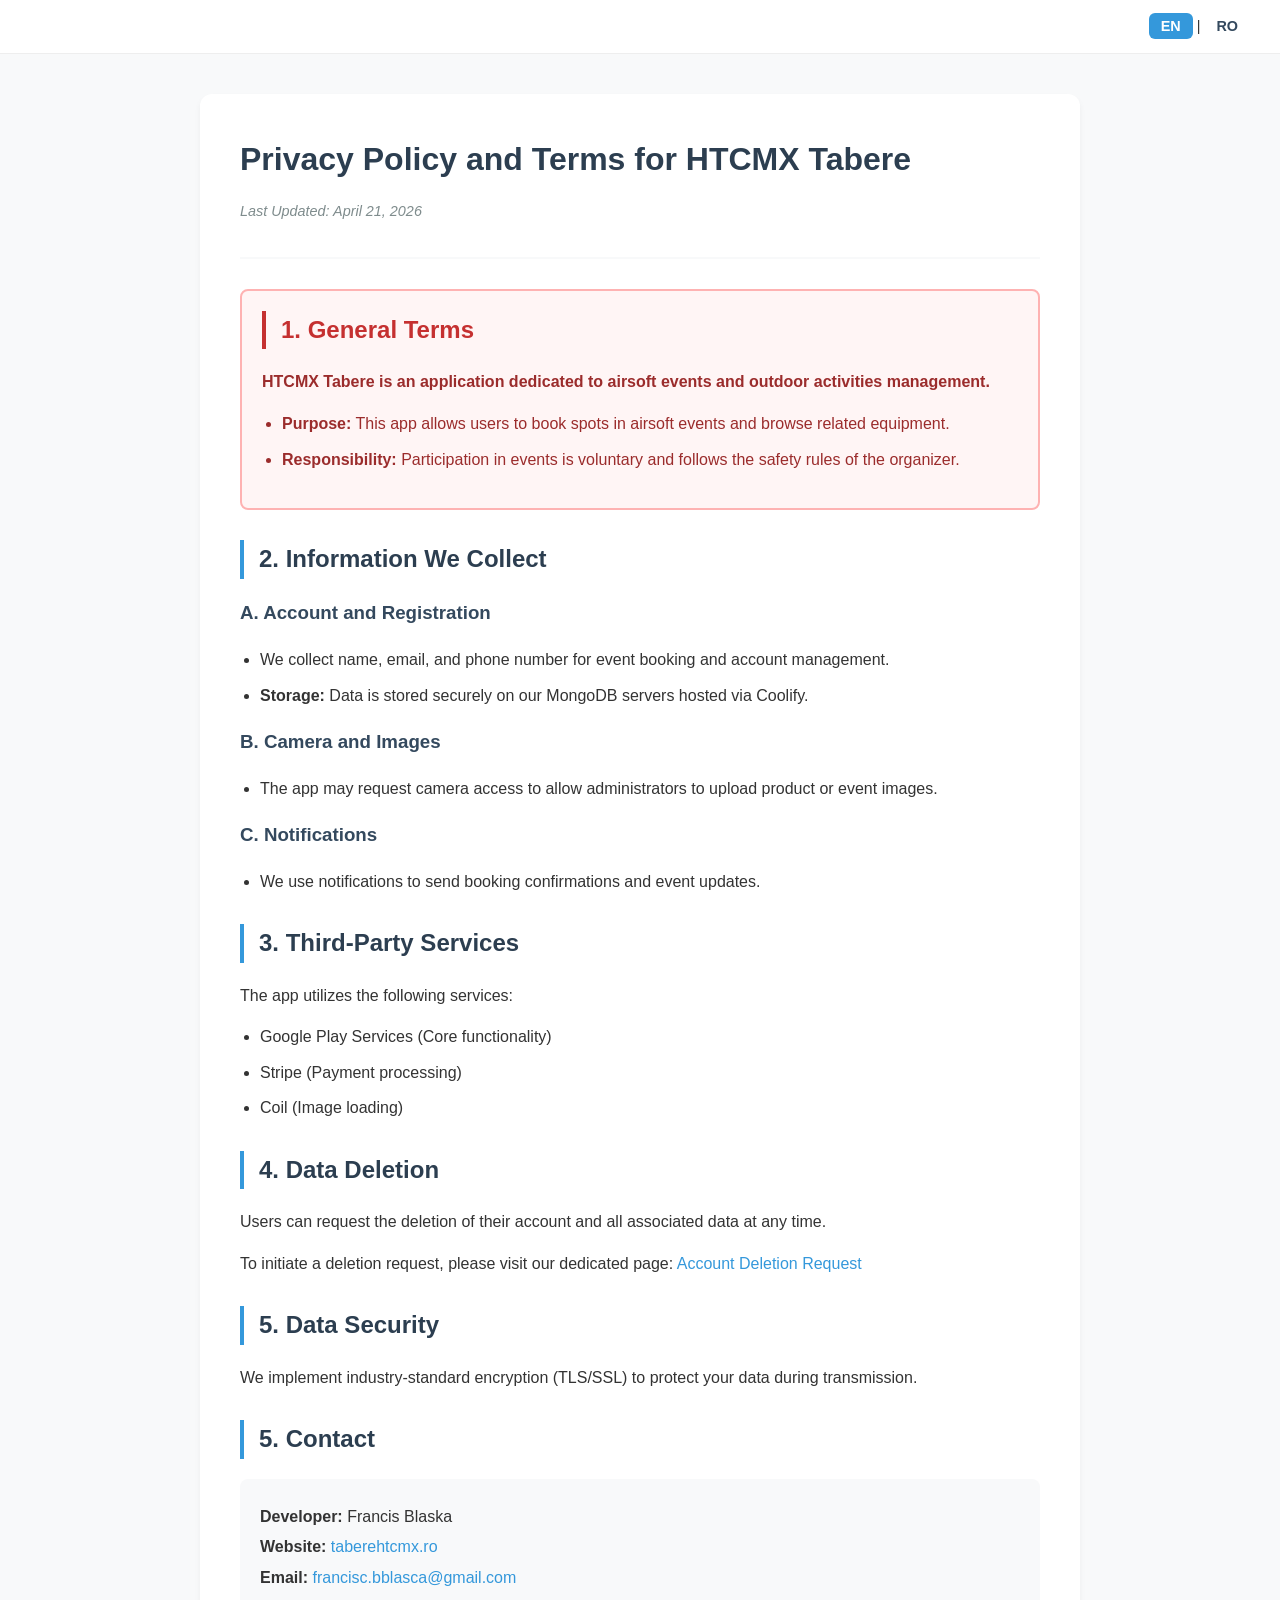
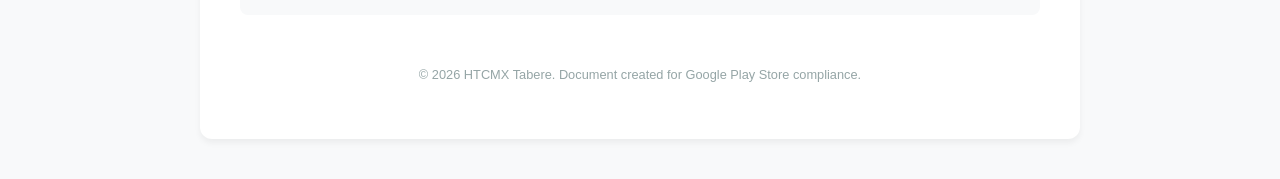
<file: index.html>
<!DOCTYPE html>
<html lang="en">
<head>
    <meta charset="UTF-8">
    <meta name="viewport" content="width=device-width, initial-scale=1.0">
    <meta name="description" content="Privacy Policy and Terms for HTCMX Tabere – Airsoft & Outdoor Events.">
    <title>Privacy Policy and Terms - HTCMX Tabere</title>
    <link rel="stylesheet" href="styles.css">
</head>
<body>
    <div class="language-switcher">
        <a href="index.html" class="active">EN</a> | 
        <a href="ro.html">RO</a>
    </div>
    <div class="container">
        <main role="main">
            <header>
                <h1>Privacy Policy and Terms for HTCMX Tabere</h1>
                <p class="last-updated">Last Updated: <time datetime="2026-04-21">April 21, 2026</time></p>
            </header>

            <article>
                <section class="disclaimer-box">
                    <h2>1. General Terms</h2>
                    <p><strong>HTCMX Tabere is an application dedicated to airsoft events and outdoor activities management.</strong></p>
                    <ul>
                        <li><strong>Purpose:</strong> This app allows users to book spots in airsoft events and browse related equipment.</li>
                        <li><strong>Responsibility:</strong> Participation in events is voluntary and follows the safety rules of the organizer.</li>
                    </ul>
                </section>

                <section>
                    <h2>2. Information We Collect</h2>
                    <h3>A. Account and Registration</h3>
                    <ul>
                        <li>We collect name, email, and phone number for event booking and account management.</li>
                        <li><strong>Storage:</strong> Data is stored securely on our MongoDB servers hosted via Coolify.</li>
                    </ul>

                    <h3>B. Camera and Images</h3>
                    <ul>
                        <li>The app may request camera access to allow administrators to upload product or event images.</li>
                    </ul>

                    <h3>C. Notifications</h3>
                    <ul>
                        <li>We use notifications to send booking confirmations and event updates.</li>
                    </ul>
                </section>

                <section>
                    <h2>3. Third-Party Services</h2>
                    <p>The app utilizes the following services:</p>
                    <ul>
                        <li>Google Play Services (Core functionality)</li>
                        <li>Stripe (Payment processing)</li>
                        <li>Coil (Image loading)</li>
                    </ul>
                </section>

                <section>
                    <h2>4. Data Deletion</h2>
                    <p>Users can request the deletion of their account and all associated data at any time.</p>
                    <p>To initiate a deletion request, please visit our dedicated page: <a href="delete-account.html">Account Deletion Request</a></p>
                </section>

                <section>
                    <h2>5. Data Security</h2>
                    <p>We implement industry-standard encryption (TLS/SSL) to protect your data during transmission.</p>
                </section>

                <section>
                    <h2>5. Contact</h2>
                    <div class="contact-box">
                        <p><strong>Developer:</strong> Francis Blaska</p>
                        <p><strong>Website:</strong> <a href="https://taberehtcmx.ro">taberehtcmx.ro</a></p>
                        <p><strong>Email:</strong> <a href="mailto:francisc.bblasca@gmail.com">francisc.bblasca@gmail.com</a></p>
                    </div>
                </section>
            </article>
        </main>

        <footer>
            <p>&copy; 2026 HTCMX Tabere. Document created for Google Play Store compliance.</p>
        </footer>
    </div>
</body>
</html>
</file>
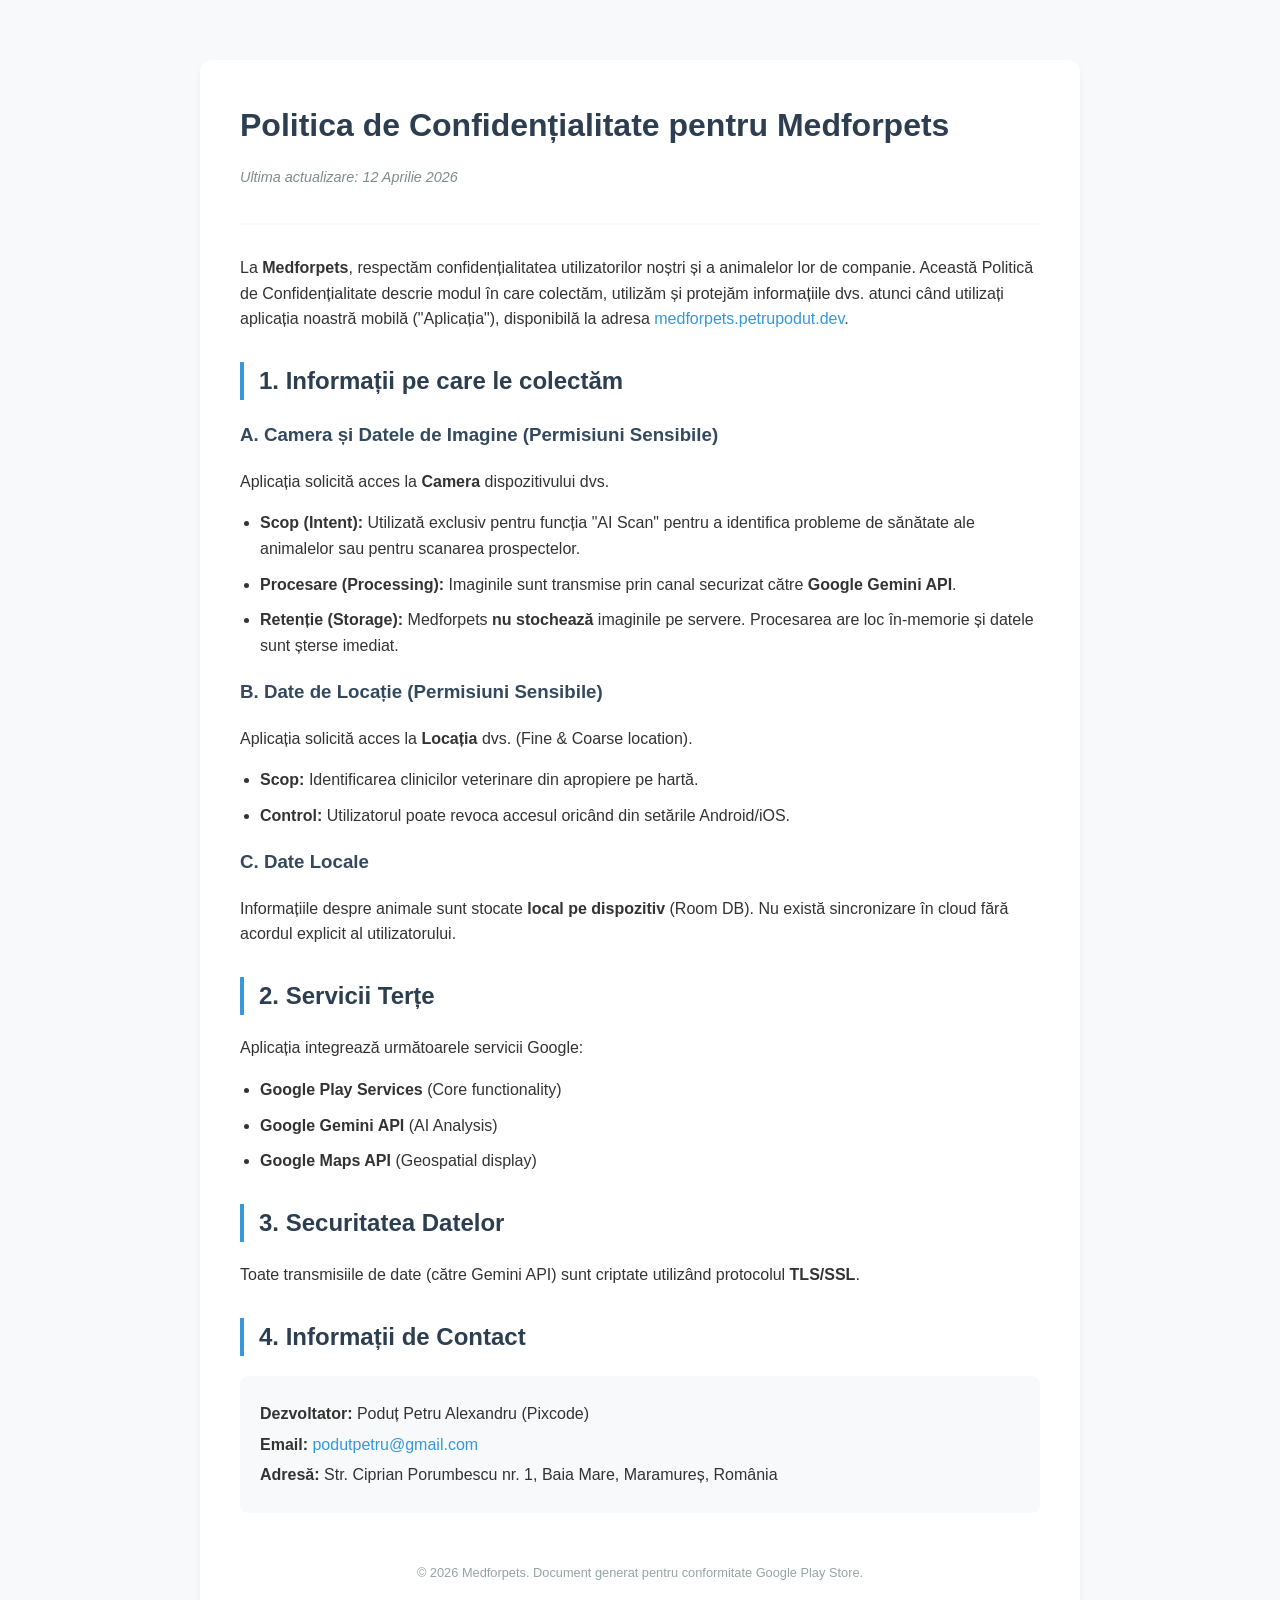
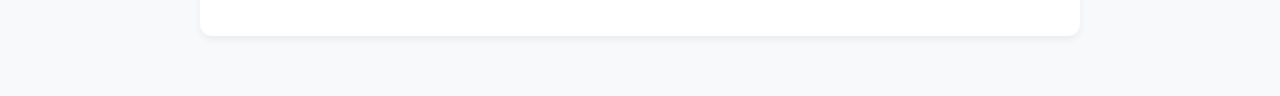
<file: public/index.html>
<!DOCTYPE html>
<html lang="ro">
<head>
    <meta charset="UTF-8">
    <meta name="viewport" content="width=device-width, initial-scale=1.0">
    <meta name="description" content="Politica de Confidențialitate oficială pentru aplicația Medforpets - Dezvoltator Poduț Petru Alexandru.">
    <title>Politica de Confidențialitate - Medforpets</title>
    
    <!-- Date Structurate pentru LLM/Search Engines (Schema.org) -->
    <script type="application/ld+json">
    {
      "@context": "https://schema.org",
      "@type": "WebPage",
      "name": "Politica de Confidențialitate Medforpets",
      "description": "Descrierea modului în care Medforpets colectează și procesează datele de cameră și locație.",
      "publisher": {
        "@type": "Person",
        "name": "Poduț Petru Alexandru",
        "alternateName": "Pixcode"
      },
      "datePublished": "2026-04-12",
      "mainEntity": {
        "@type": "PrivacyPolicy",
        "url": "https://medforpets.petrupodut.dev",
        "relevantOccupation": "Pet Health AI Analysis"
      }
    }
    </script>

    <link rel="stylesheet" href="styles.css">
</head>
<body>
    <div class="container">
        <main role="main">
            <header>
                <h1>Politica de Confidențialitate pentru Medforpets</h1>
                <p class="last-updated">Ultima actualizare: <time datetime="2026-04-12">12 Aprilie 2026</time></p>
            </header>

            <article>
                <section id="introducere">
                    <p>La <strong>Medforpets</strong>, respectăm confidențialitatea utilizatorilor noștri și a animalelor lor de companie. Această Politică de Confidențialitate descrie modul în care colectăm, utilizăm și protejăm informațiile dvs. atunci când utilizați aplicația noastră mobilă ("Aplicația"), disponibilă la adresa <a href="https://medforpets.petrupodut.dev">medforpets.petrupodut.dev</a>.</p>
                </section>

                <section id="colectare-date">
                    <h2>1. Informații pe care le colectăm</h2>
                    
                    <div class="data-usage">
                        <h3>A. Camera și Datele de Imagine (Permisiuni Sensibile)</h3>
                        <p>Aplicația solicită acces la <strong>Camera</strong> dispozitivului dvs.</p>
                        <ul>
                            <li><strong>Scop (Intent):</strong> Utilizată exclusiv pentru funcția "AI Scan" pentru a identifica probleme de sănătate ale animalelor sau pentru scanarea prospectelor.</li>
                            <li><strong>Procesare (Processing):</strong> Imaginile sunt transmise prin canal securizat către <strong>Google Gemini API</strong>.</li>
                            <li><strong>Retenție (Storage):</strong> Medforpets <strong>nu stochează</strong> imaginile pe servere. Procesarea are loc în-memorie și datele sunt șterse imediat.</li>
                        </ul>
                    </div>

                    <div class="data-usage">
                        <h3>B. Date de Locație (Permisiuni Sensibile)</h3>
                        <p>Aplicația solicită acces la <strong>Locația</strong> dvs. (Fine & Coarse location).</p>
                        <ul>
                            <li><strong>Scop:</strong> Identificarea clinicilor veterinare din apropiere pe hartă.</li>
                            <li><strong>Control:</strong> Utilizatorul poate revoca accesul oricând din setările Android/iOS.</li>
                        </ul>
                    </div>

                    <div class="data-usage">
                        <h3>C. Date Locale</h3>
                        <p>Informațiile despre animale sunt stocate <strong>local pe dispozitiv</strong> (Room DB). Nu există sincronizare în cloud fără acordul explicit al utilizatorului.</p>
                    </div>
                </section>

                <section id="servicii-terte">
                    <h2>2. Servicii Terțe</h2>
                    <p>Aplicația integrează următoarele servicii Google:</p>
                    <ul>
                        <li><strong>Google Play Services</strong> (Core functionality)</li>
                        <li><strong>Google Gemini API</strong> (AI Analysis)</li>
                        <li><strong>Google Maps API</strong> (Geospatial display)</li>
                    </ul>
                </section>

                <section id="securitate">
                    <h2>3. Securitatea Datelor</h2>
                    <p>Toate transmisiile de date (către Gemini API) sunt criptate utilizând protocolul <strong>TLS/SSL</strong>.</p>
                </section>

                <section id="contact">
                    <h2>4. Informații de Contact</h2>
                    <div class="contact-box" itemscope itemtype="https://schema.org/Person">
                        <p><strong>Dezvoltator:</strong> <span itemprop="name">Poduț Petru Alexandru (Pixcode)</span></p>
                        <p><strong>Email:</strong> <a href="mailto:podutpetru@gmail.com" itemprop="email">podutpetru@gmail.com</a></p>
                        <p><strong>Adresă:</strong> <span itemprop="address">Str. Ciprian Porumbescu nr. 1, Baia Mare, Maramureș, România</span></p>
                    </div>
                </section>
            </article>
        </main>

        <footer>
            <p>&copy; 2026 Medforpets. Document generat pentru conformitate Google Play Store.</p>
        </footer>
    </div>
</body>
</html>
</file>
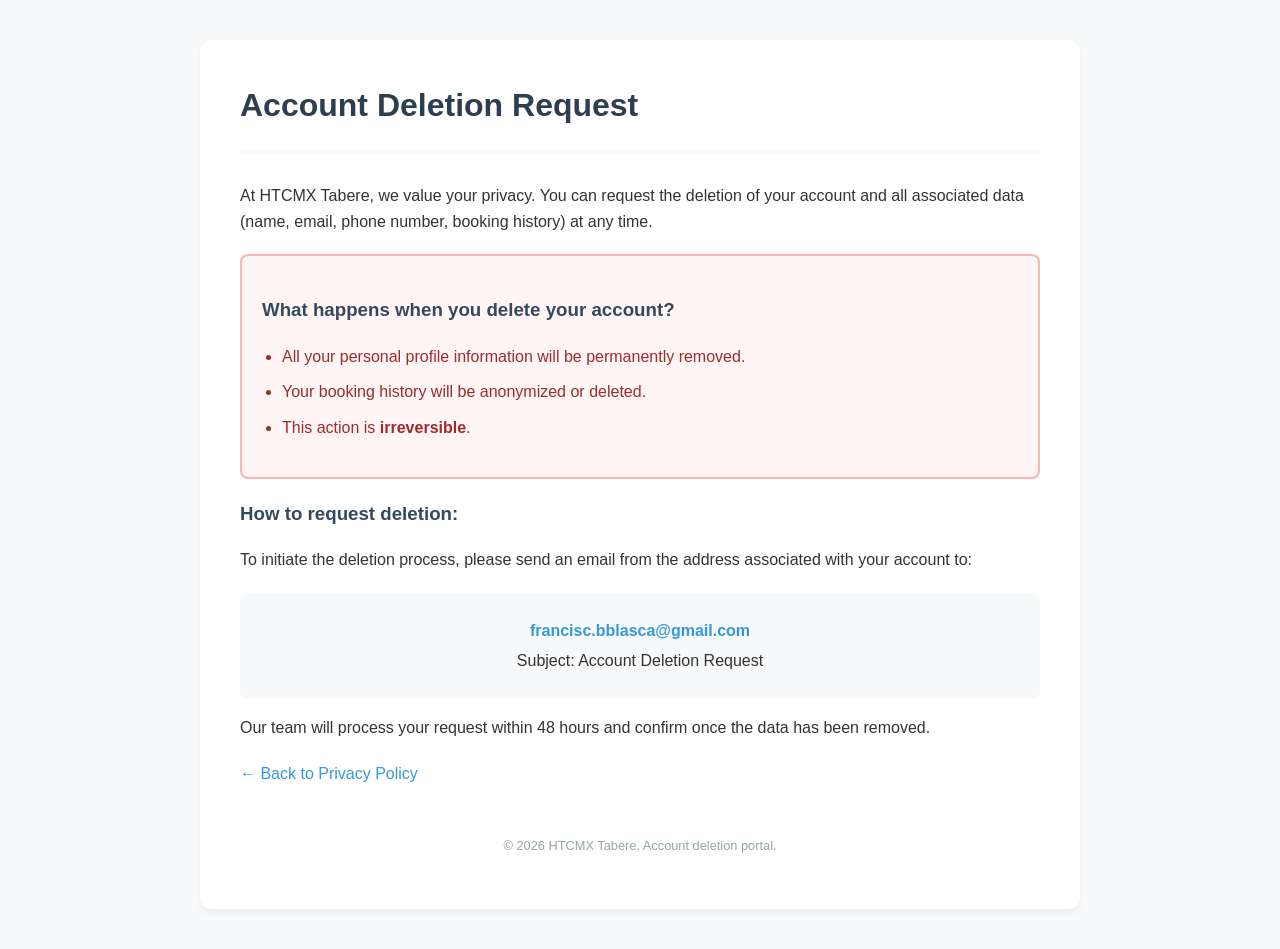
<file: delete-account.html>
<!DOCTYPE html>
<html lang="en">
<head>
    <meta charset="UTF-8">
    <meta name="viewport" content="width=device-width, initial-scale=1.0">
    <title>Account Deletion Request - HTCMX Tabere</title>
    <link rel="stylesheet" href="styles.css">
</head>
<body>
    <div class="container">
        <main role="main">
            <header>
                <h1>Account Deletion Request</h1>
            </header>

            <article>
                <section>
                    <p>At HTCMX Tabere, we value your privacy. You can request the deletion of your account and all associated data (name, email, phone number, booking history) at any time.</p>
                    
                    <div class="disclaimer-box">
                        <h3>What happens when you delete your account?</h3>
                        <ul>
                            <li>All your personal profile information will be permanently removed.</li>
                            <li>Your booking history will be anonymized or deleted.</li>
                            <li>This action is <strong>irreversible</strong>.</li>
                        </ul>
                    </div>

                    <h3>How to request deletion:</h3>
                    <p>To initiate the deletion process, please send an email from the address associated with your account to:</p>
                    <div class="contact-box" style="text-align: center;">
                        <p><strong><a href="mailto:francisc.bblasca@gmail.com?subject=Account Deletion Request - HTCMX Tabere">francisc.bblasca@gmail.com</a></strong></p>
                        <p>Subject: Account Deletion Request</p>
                    </div>
                    <p>Our team will process your request within 48 hours and confirm once the data has been removed.</p>
                </section>

                <div style="margin-top: 20px;">
                    <a href="index.html">&larr; Back to Privacy Policy</a>
                </div>
            </article>
        </main>

        <footer>
            <p>&copy; 2026 HTCMX Tabere. Account deletion portal.</p>
        </footer>
    </div>
</body>
</html>
</file>
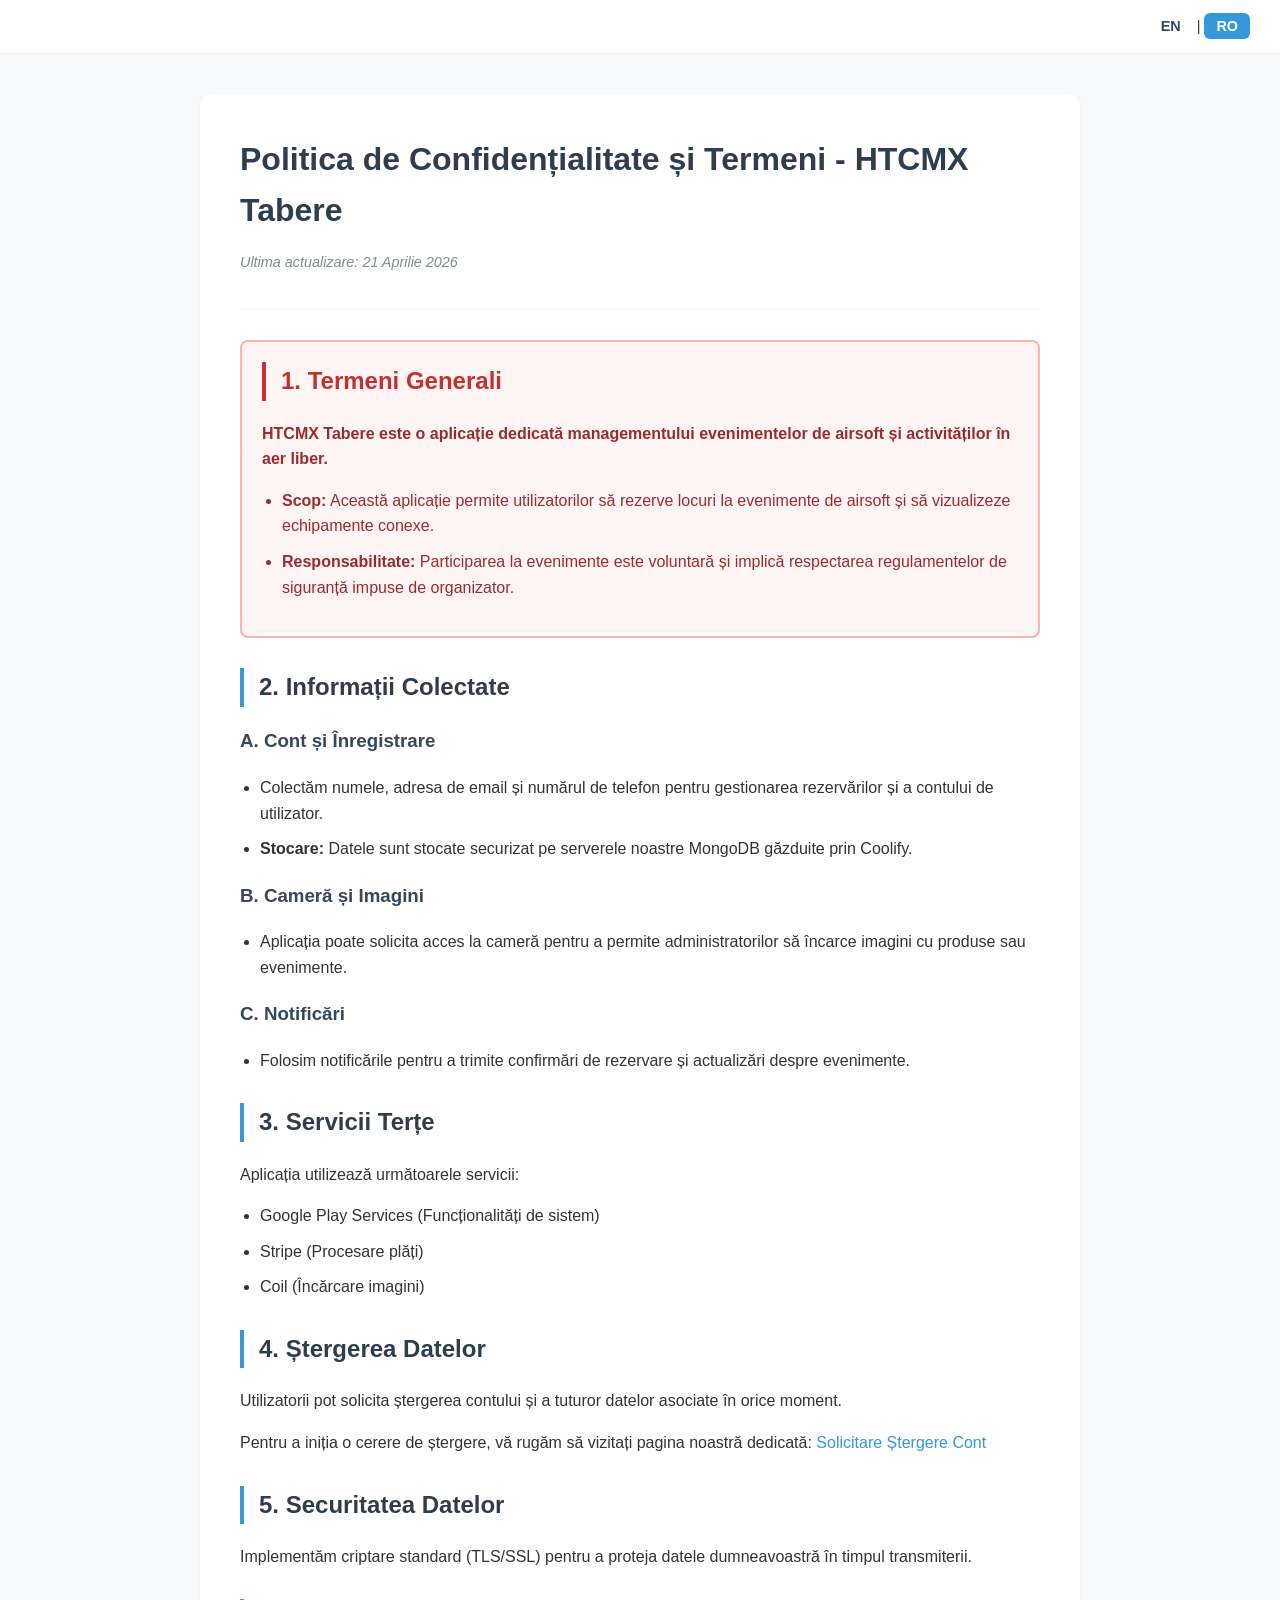
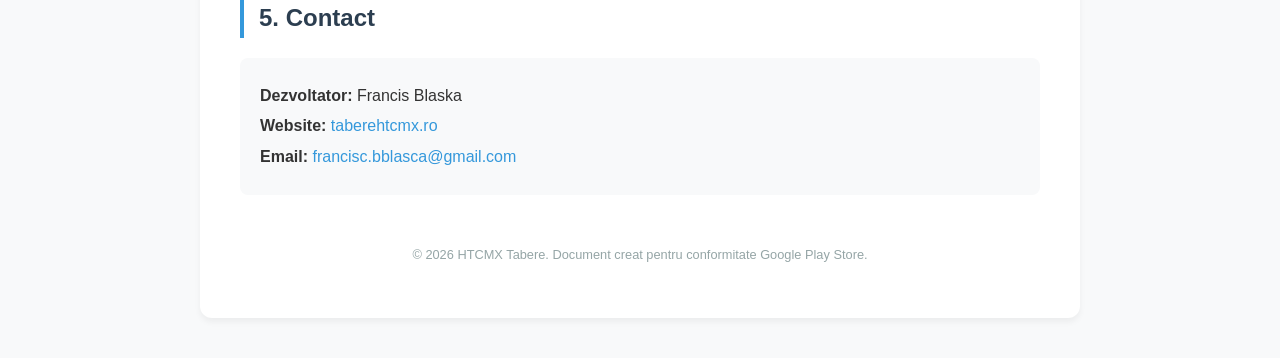
<file: ro.html>
<!DOCTYPE html>
<html lang="ro">
<head>
    <meta charset="UTF-8">
    <meta name="viewport" content="width=device-width, initial-scale=1.0">
    <meta name="description" content="Politica de Confidențialitate și Termeni pentru HTCMX Tabere – Airsoft și Evenimente Outdoor.">
    <title>Politica de Confidențialitate - HTCMX Tabere</title>
    <link rel="stylesheet" href="styles.css">
</head>
<body>
    <div class="language-switcher">
        <a href="index.html">EN</a> | 
        <a href="ro.html" class="active">RO</a>
    </div>
    <div class="container">
        <main role="main">
            <header>
                <h1>Politica de Confidențialitate și Termeni - HTCMX Tabere</h1>
                <p class="last-updated">Ultima actualizare: <time datetime="2026-04-21">21 Aprilie 2026</time></p>
            </header>

            <article>
                <section class="disclaimer-box">
                    <h2>1. Termeni Generali</h2>
                    <p><strong>HTCMX Tabere este o aplicație dedicată managementului evenimentelor de airsoft și activităților în aer liber.</strong></p>
                    <ul>
                        <li><strong>Scop:</strong> Această aplicație permite utilizatorilor să rezerve locuri la evenimente de airsoft și să vizualizeze echipamente conexe.</li>
                        <li><strong>Responsabilitate:</strong> Participarea la evenimente este voluntară și implică respectarea regulamentelor de siguranță impuse de organizator.</li>
                    </ul>
                </section>

                <section>
                    <h2>2. Informații Colectate</h2>
                    <h3>A. Cont și Înregistrare</h3>
                    <ul>
                        <li>Colectăm numele, adresa de email și numărul de telefon pentru gestionarea rezervărilor și a contului de utilizator.</li>
                        <li><strong>Stocare:</strong> Datele sunt stocate securizat pe serverele noastre MongoDB găzduite prin Coolify.</li>
                    </ul>

                    <h3>B. Cameră și Imagini</h3>
                    <ul>
                        <li>Aplicația poate solicita acces la cameră pentru a permite administratorilor să încarce imagini cu produse sau evenimente.</li>
                    </ul>

                    <h3>C. Notificări</h3>
                    <ul>
                        <li>Folosim notificările pentru a trimite confirmări de rezervare și actualizări despre evenimente.</li>
                    </ul>
                </section>

                <section>
                    <h2>3. Servicii Terțe</h2>
                    <p>Aplicația utilizează următoarele servicii:</p>
                    <ul>
                        <li>Google Play Services (Funcționalități de sistem)</li>
                        <li>Stripe (Procesare plăți)</li>
                        <li>Coil (Încărcare imagini)</li>
                    </ul>
                </section>

                <section>
                    <h2>4. Ștergerea Datelor</h2>
                    <p>Utilizatorii pot solicita ștergerea contului și a tuturor datelor asociate în orice moment.</p>
                    <p>Pentru a iniția o cerere de ștergere, vă rugăm să vizitați pagina noastră dedicată: <a href="delete-account.html">Solicitare Ștergere Cont</a></p>
                </section>

                <section>
                    <h2>5. Securitatea Datelor</h2>
                    <p>Implementăm criptare standard (TLS/SSL) pentru a proteja datele dumneavoastră în timpul transmiterii.</p>
                </section>

                <section>
                    <h2>5. Contact</h2>
                    <div class="contact-box">
                        <p><strong>Dezvoltator:</strong> Francis Blaska</p>
                        <p><strong>Website:</strong> <a href="https://taberehtcmx.ro">taberehtcmx.ro</a></p>
                        <p><strong>Email:</strong> <a href="mailto:francisc.bblasca@gmail.com">francisc.bblasca@gmail.com</a></p>
                    </div>
                </section>
            </article>
        </main>

        <footer>
            <p>&copy; 2026 HTCMX Tabere. Document creat pentru conformitate Google Play Store.</p>
        </footer>
    </div>
</body>
</html>
</file>
<file: styles.css>
:root {
    --primary-color: #2c3e50;
    --secondary-color: #34495e;
    --accent-color: #3498db;
    --text-color: #333;
    --bg-color: #f8f9fa;
    --container-bg: #ffffff;
}

.language-switcher {
    text-align: right;
    padding: 15px 30px;
    background: var(--container-bg);
    border-bottom: 1px solid #eee;
    font-size: 0.9rem;
    position: sticky;
    top: 0;
    z-index: 100;
}

.language-switcher a {
    padding: 5px 12px;
    border-radius: 6px;
    font-weight: 600;
    color: var(--secondary-color);
}

.language-switcher a.active {
    background: var(--accent-color);
    color: white !important;
}

body {
    font-family: -apple-system, BlinkMacSystemFont, "Segoe UI", Roboto, Helvetica, Arial, sans-serif;
    line-height: 1.6;
    color: var(--text-color);
    background-color: var(--bg-color);
    margin: 0;
    padding: 0;
}

.container {
    max-width: 800px;
    margin: 40px auto;
    background: var(--container-bg);
    padding: 40px;
    border-radius: 12px;
    box-shadow: 0 4px 6px rgba(0,0,0,0.05);
}

header {
    border-bottom: 2px solid var(--bg-color);
    margin-bottom: 30px;
    padding-bottom: 20px;
}

h1 {
    color: var(--primary-color);
    margin: 0;
    font-size: 2rem;
}

.last-updated {
    color: #7f8c8d;
    font-style: italic;
    font-size: 0.9rem;
}

h2 {
    color: var(--primary-color);
    border-left: 4px solid var(--accent-color);
    padding-left: 15px;
    margin-top: 30px;
}

h3 {
    color: var(--secondary-color);
}

ul {
    padding-left: 20px;
}

li {
    margin-bottom: 10px;
}

.contact-box {
    background: var(--bg-color);
    padding: 20px;
    border-radius: 8px;
    margin-top: 20px;
}

.disclaimer-box {
    background: #fff5f5;
    border: 2px solid #feb2b2;
    padding: 20px;
    border-radius: 8px;
    margin: 20px 0;
}

.disclaimer-box h2 {
    color: #c53030;
    border-left-color: #c53030;
    margin-top: 0;
}

.disclaimer-box p, .disclaimer-box ul {
    color: #9b2c2c;
}

.contact-box p {
    margin: 5px 0;
}

footer {
    margin-top: 50px;
    text-align: center;
    font-size: 0.8rem;
    color: #95a5a6;
}

a {
    color: var(--accent-color);
    text-decoration: none;
}

a:hover {
    text-decoration: underline;
}

@media (max-width: 600px) {
    .container {
        padding: 20px;
        margin: 10px auto;
    }
    
    h1 {
        font-size: 1.5rem;
    }
}
</file>
<file: public/styles.css>
:root {
    --primary-color: #2c3e50;
    --secondary-color: #34495e;
    --accent-color: #3498db;
    --text-color: #333;
    --bg-color: #f8f9fa;
    --container-bg: #ffffff;
}

body {
    font-family: -apple-system, BlinkMacSystemFont, "Segoe UI", Roboto, Helvetica, Arial, sans-serif;
    line-height: 1.6;
    color: var(--text-color);
    background-color: var(--bg-color);
    margin: 0;
    padding: 20px;
}

.container {
    max-width: 800px;
    margin: 40px auto;
    background: var(--container-bg);
    padding: 40px;
    border-radius: 12px;
    box-shadow: 0 4px 6px rgba(0,0,0,0.05);
}

header {
    border-bottom: 2px solid var(--bg-color);
    margin-bottom: 30px;
    padding-bottom: 20px;
}

h1 {
    color: var(--primary-color);
    margin: 0;
    font-size: 2rem;
}

.last-updated {
    color: #7f8c8d;
    font-style: italic;
    font-size: 0.9rem;
}

h2 {
    color: var(--primary-color);
    border-left: 4px solid var(--accent-color);
    padding-left: 15px;
    margin-top: 30px;
}

h3 {
    color: var(--secondary-color);
}

ul {
    padding-left: 20px;
}

li {
    margin-bottom: 10px;
}

.contact-box {
    background: var(--bg-color);
    padding: 20px;
    border-radius: 8px;
    margin-top: 20px;
}

.contact-box p {
    margin: 5px 0;
}

footer {
    margin-top: 50px;
    text-align: center;
    font-size: 0.8rem;
    color: #95a5a6;
}

a {
    color: var(--accent-color);
    text-decoration: none;
}

a:hover {
    text-decoration: underline;
}

@media (max-width: 600px) {
    .container {
        padding: 20px;
        margin: 10px auto;
    }
    
    h1 {
        font-size: 1.5rem;
    }
}
</file>
